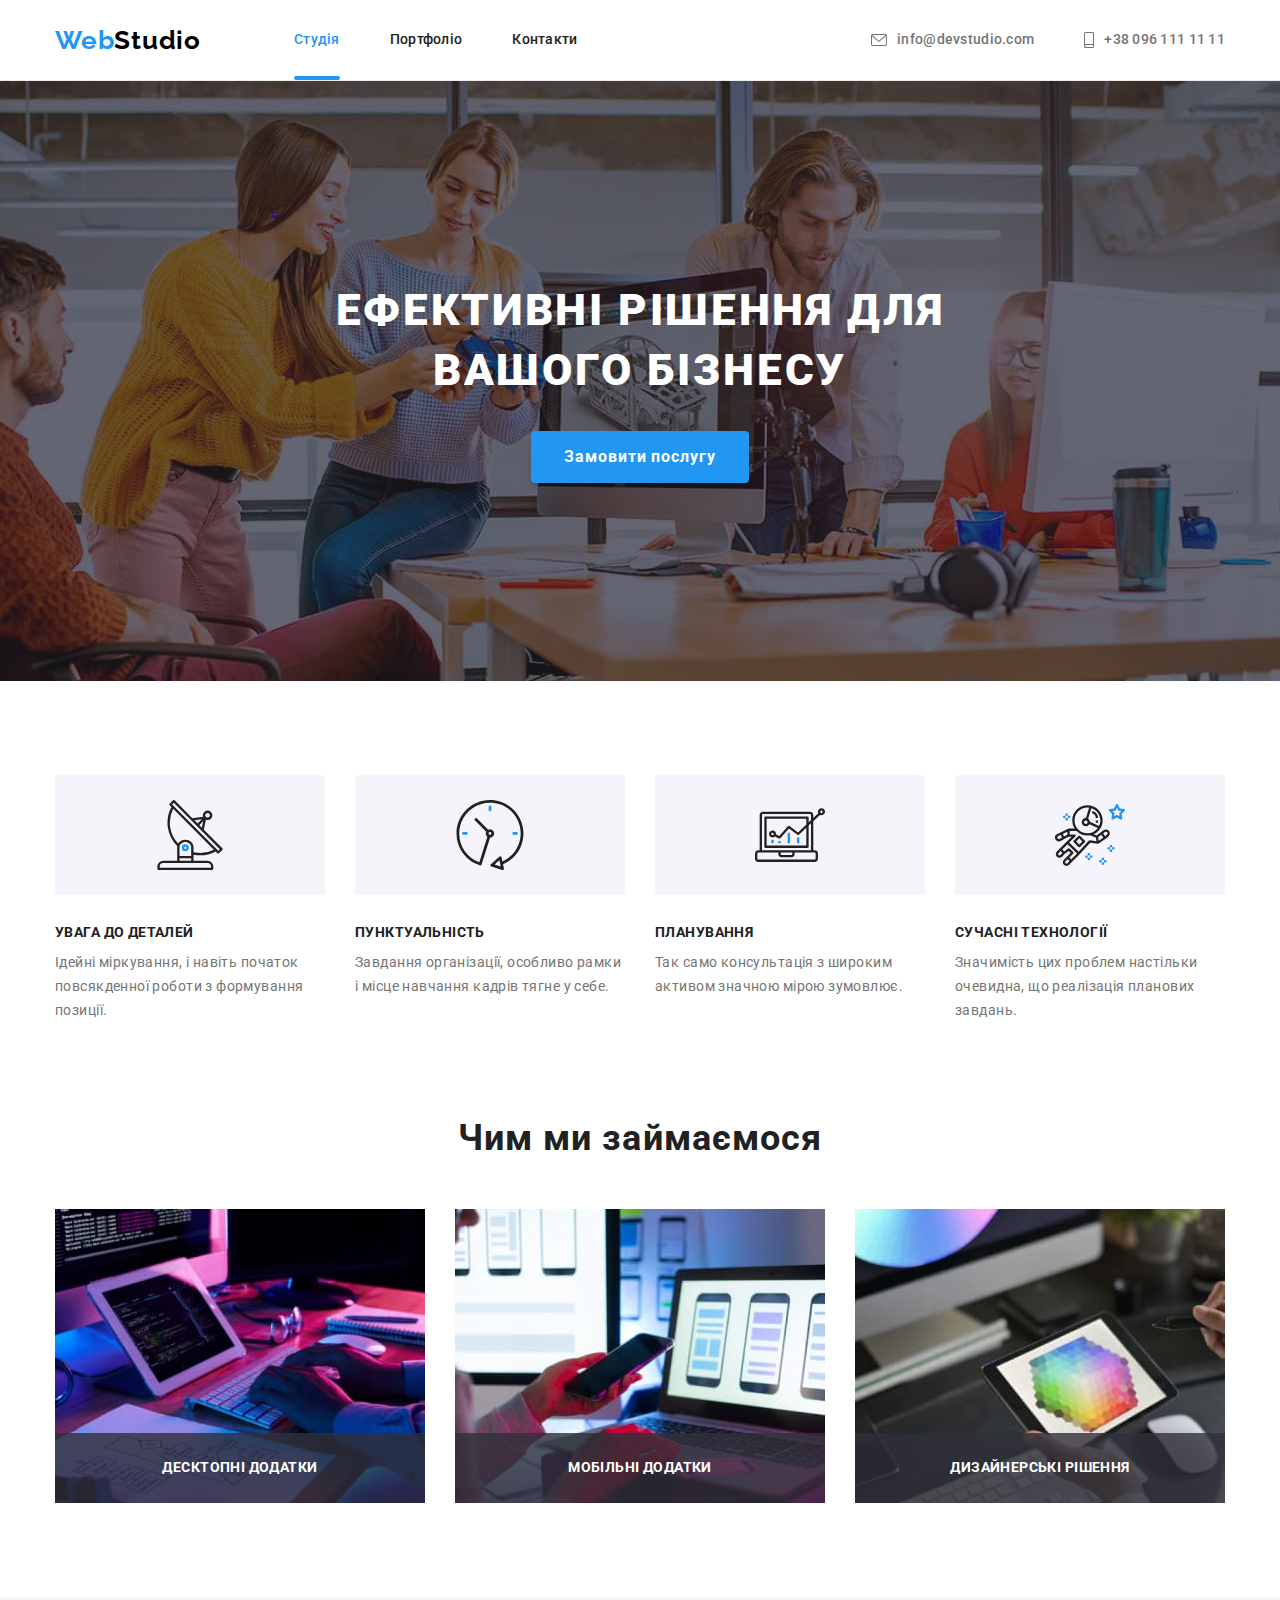
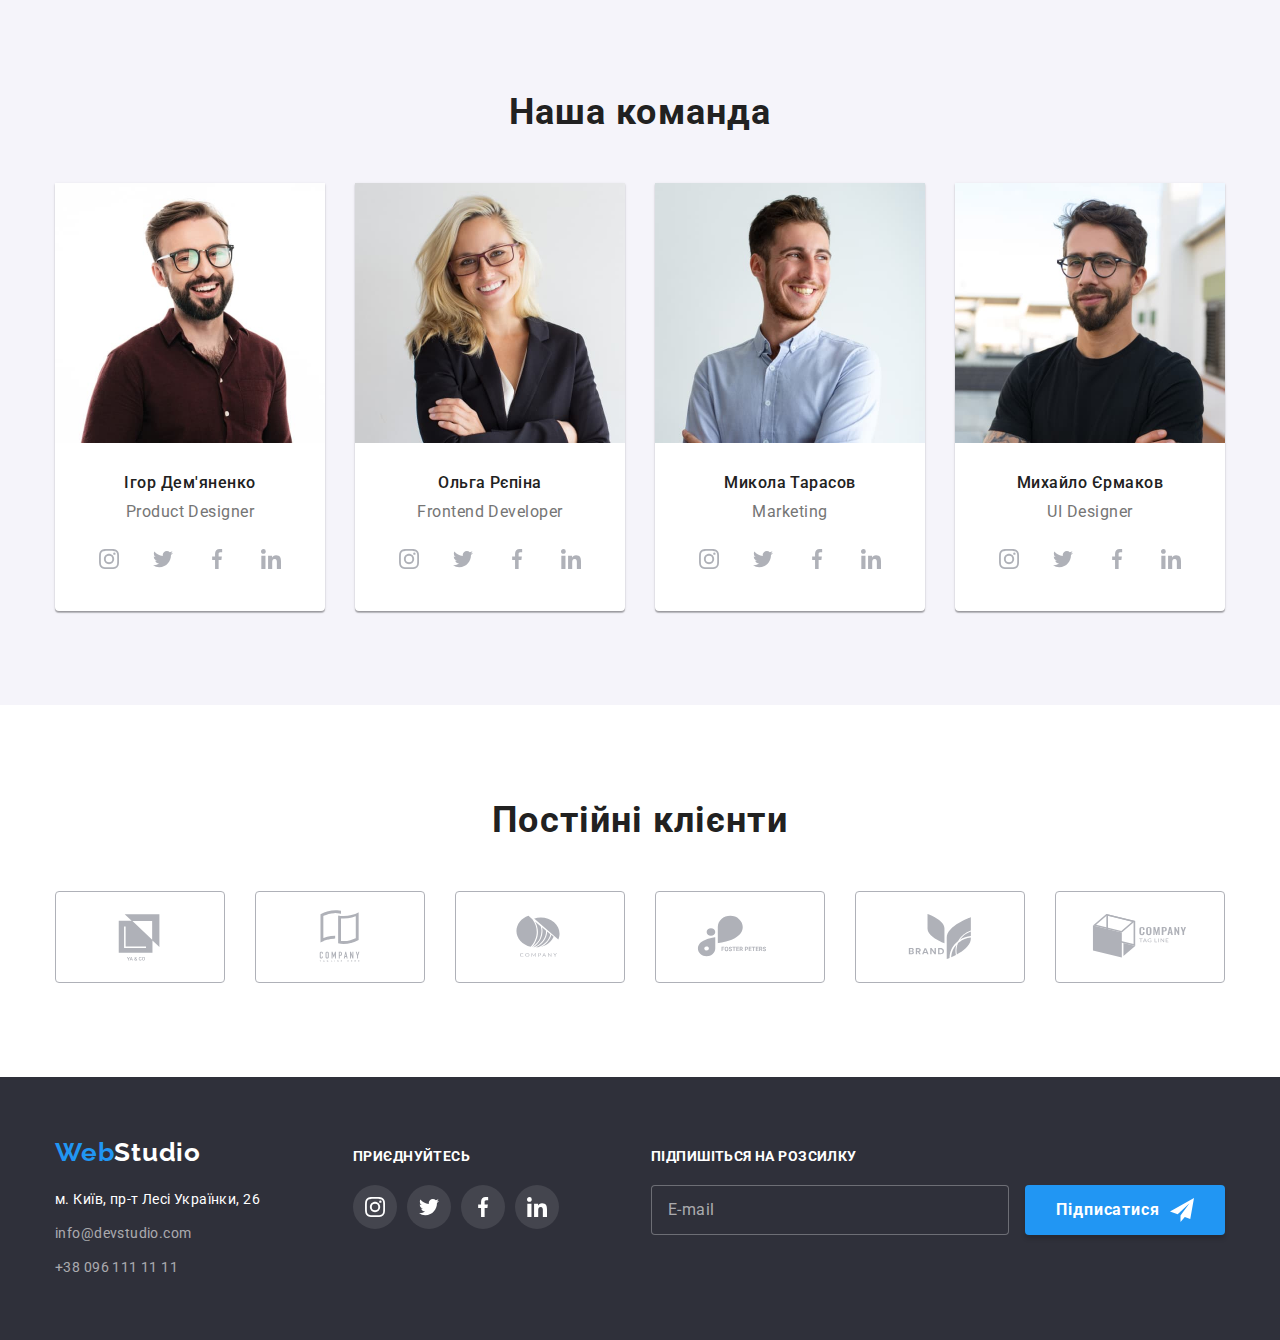
<file: index.html>
<!DOCTYPE html>
<html lang="uk">
  <head>
    <meta charset="UTF-8" />
    <meta http-equiv="X-UA-Compatible" content="IE=edge" />
    <meta name="viewport" content="width=device-width, initial-scale=1.0" />
    <title>Студія</title>
    <link rel="preconnect" href="https://fonts.googleapis.com" />
    <link rel="preconnect" href="https://fonts.gstatic.com" crossorigin />
    <link
      href="https://fonts.googleapis.com/css2?family=Raleway:wght@700&family=Roboto:wght@400;500;700;900&display=swap"
      rel="stylesheet"
    />
    <link
      rel="stylesheet"
      href="https://cdnjs.cloudflare.com/ajax/libs/modern-normalize/1.1.0/modern-normalize.min.css"
    />
    <link rel="stylesheet" href="./css/main.min.css" />
  </head>
  <body>
    <header class="page-header">
      <div class="container flex-header">
        <a class="link logo" href="#"><span class="web">Web</span>Studio</a>
        <nav class="page-nav">
          <ul class="list list-nav">
            <li class="nav-item">
              <a class="link current mouse-link" href="index.html">Студія</a>
            </li>
            <li class="nav-item">
              <a class="link mouse-link" href="./portfolio.html">Портфоліо</a>
            </li>
            <li class="nav-item">
              <a class="link mouse-link" href="#">Контакти</a>
            </li>
          </ul>
        </nav>
        <ul class="list list-cont">
          <li>
            <a
              class="link studio-mail mouse-link"
              href="mailto:info@devstudio.com"
            >
              <svg class="icons-contacts" width="16" height="12">
                <use href="./images/icons.svg#icon-icon-letter"></use>
              </svg>
              info@devstudio.com</a
            >
          </li>
          <li>
            <a class="link studio-tel mouse-link" href="tel:+380961111111">
              <svg class="icons-contacts" width="10" height="16">
                <use href="./images/icons.svg#icon-icon-tel"></use>
              </svg>
              +38 096 111 11 11</a
            >
          </li>
        </ul>
        <button type="button" class="menu-btn-open" data-menu-open>
          <svg class="menu-open-icon" width="40" height="40">
            <use href="./images/icons.svg#icon-menu-open"></use>
          </svg>
        </button>
      </div>
      <div class="mob-menu is-hidden" data-menu>
        <button type="button" class="menu-btn-close" data-menu-close>
          <svg class="menu-close-icon" width="40" height="40">
            <use href="./images/icons.svg#icon-menu-close"></use>
          </svg>
        </button>
        <ul class="list menu-list-nav">
          <li class="menu-nav-item">
            <a class="link current menu-nav-link mouse-link" href="index.html">Студія</a>
          </li>
          <li class="menu-nav-item">
            <a class="link menu-nav-link mouse-link" href="./portfolio.html">Портфоліо</a>
          </li>
          <li class="menu-nav-item">
            <a class="link menu-nav-link mouse-link" href="#">Контакти</a>
          </li>
        </ul>
        <ul class="list menu-list-cont">
          <li class="menu-list-cont-item">
            <a class="link menu-list-cont-link--tel studio-tel mouse-link" href="tel:+380961111111">
              +38 096 111 11 11</a
            >
          </li>
          <li class="menu-list-cont-item">
            <a
              class="link menu-list-cont-link--mail studio-mail mouse-link"
              href="mailto:info@devstudio.com"
            >info@devstudio.com</a
            >
          </li>
        </ul>
        <ul class="menu-social list">
          <li class="menu-social__item">
            <a href="#" class="menu-social__link link">Instagram</a></li>
          <li class="menu-social__item">
            <a href="#" class="menu-social__link link">Twitter</a></li>
          <li class="menu-social__item">
            <a href="#" class="menu-social__link link">Facebook</a></li>
          <li class="menu-social__item">
            <a href="#" class="menu-social__link link">LinkedIn</a></li>
        </ul>
      </div>
    </header>
    <main>
      <section class="hero">
        <div class="container">
          <h1 class="hero__title">Ефективні рішення для вашого бізнесу</h1>
          <button type="button" data-modal-open class="button__hero">
            Замовити послугу
          </button>
        </div>
      </section>

      <div class="backdrop is-hidden" data-modal>
        <div class="modal">
          <button data-modal-close class="modal-btn-close">
            <svg class="modal-close" width="18" height="18">
              <use href="./images/icons.svg#icon-close"></use>
            </svg>
          </button>
          <form class="register-form">
            <strong class="register-form-title"
              >Залиште свої дані, ми вам передзвонимо</strong
            >
            <div class="register-form-group" role="group">
              <lable class="register-form-lable"
                ><span class="register-label-title">Ім'я</span
                ><input
                  type="text"
                  class="register-form-input"
                  name="name"
                  required
                  autofocus
                />
                <svg class="register-form-icon" width="18" height="18">
                  <use href="./images/icons.svg#icon-person"></use>
                </svg>
              </lable>
              <lable class="register-form-lable"
                ><span class="register-label-title">Телефон</span
                ><input
                  type="tel"
                  class="register-form-input"
                  name="tel"
                  required
                />
                <svg class="register-form-icon" width="18" height="18">
                  <use href="./images/icons.svg#icon-icon-phone"></use>
                </svg>
              </lable>
              <lable class="register-form-lable"
                ><span class="register-label-title">Пошта</span
                ><input
                  type="email"
                  class="register-form-input"
                  name="mail"
                  required
                />
                <svg class="register-form-icon" width="18" height="18">
                  <use href="./images/icons.svg#icon-icon-email"></use>
                </svg>
              </lable>
              <lable"
                ><span class="register-label-title">Коментар</span
                ><textarea
                  class="form-field-comments"
                  name="comments"
                  placeholder="Введіть текст"
                ></textarea>
              </lable>
            </div>
           <div class="register-form-policy">
                <input class="policy-input visually-hidden" type="checkbox" name="policy" id="policy">
                <label class="policy-text" for="policy">
                <span>
                  <svg class="policy-input-icon" width="16" height="15">
                    <use href="./images/icons.svg#icon-check"></use>
                  </svg>
                </span>
                Погоджуюся з розсилкою та приймаю
                <a class="policy-link" href="#">Умови договору</a>
              </label>
           </div>
           <button class="register-form-btn" type="submit">Відправити</button>
          </form>
        </div>
      </div>

      <section class="specials">
        <div class="container">
          <h2 class="visually-hidden">Наші переваги</h2>
          <ul class="list advantage">
            <li class="advantage__item">
              <div class="advantage__icons">
                <svg class="advantage__icon-advantages" width="70" height="70">
                  <use href="./images/icons.svg#icon-antenna"></use>
                </svg>
              </div>
              <h3 class="advantage__title">УВАГА ДО ДЕТАЛЕЙ</h3>
              <p class="advantage__text">
                Ідейні міркування, і навіть початок повсякденної роботи з
                формування позиції.
              </p>
            </li>
            <li class="advantage__item">
              <div class="advantage__icons">
                <svg class="advantage__icon-advantages" width="70" height="70">
                  <use href="./images/icons.svg#icon-clock"></use>
                </svg>
              </div>
              <h3 class="advantage__title">ПУНКТУАЛЬНІСТЬ</h3>
              <p class="advantage__text">
                Завдання організації, особливо рамки і місце навчання кадрів
                тягне у себе.
              </p>
            </li>
            <li class="advantage__item">
              <div class="advantage__icons">
                <svg class="advantage__icon-advantages" width="70" height="70">
                  <use href="./images/icons.svg#icon-diagram"></use>
                </svg>
              </div>
              <h3 class="advantage__title">ПЛАНУВАННЯ</h3>
              <p class="advantage__text">
                Так само консультація з широким активом значною мірою зумовлює.
              </p>
            </li>
            <li class="advantage__item">
              <div class="advantage__icons">
                <svg class="advantage__icon-advantages" width="70" height="70">
                  <use href="./images/icons.svg#icon-astronaut"></use>
                </svg>
              </div>
              <h3 class="advantage__title">СУЧАСНІ ТЕХНОЛОГІЇ</h3>
              <p class="advantage__text">
                Значимість цих проблем настільки очевидна, що реалізація
                планових завдань.
              </p>
            </li>
          </ul>
        </div>
      </section>
      <section class="we-do">
        <div class="container">
          <h2 class="our-work-title">Чим ми займаємося</h2>
          <ul class="list our-work">
            <li class="our-work__item">
              <div class="our-work__thumb">
                <picture>
                  <source media="(min-width: 1200px)" srcset="./images/mi_zaimaimos1.jpg 1x, 
                  ./images/mi_zaimaimos1-2x.jpg 2x">
                  <img
                  src="./images/mi_zaimaimos1.jpg"
                  alt="планшет"
                  width="370"
                  height="294"
                />
                </picture>
                <div class="our-work__overlay">
                  <p class="our-work__overlay-title">Десктопні додатки</p>
                </div>
              </div>
            </li>
            <li class="our-work__item">
              <div class="our-work__thumb">
                <picture>
                  <source media="(min-width: 1200px)" srcset="./images/mi_zaimaimos2.jpg 1x, 
                  ./images/mi_zaimaimos2-2x.jpg 2x">
                  <img
                  src="./images/mi_zaimaimos2.jpg"
                  alt="планшет"
                  width="370"
                  height="294"
                />
                </picture>
                <div class="our-work__overlay">
                  <p class="our-work__overlay-title">Мобільні додатки</p>
                </div>
              </div>
            </li>
            <li class="our-work__item">
              <div class="our-work__thumb">
                <picture>
                  <source media="(min-width: 1200px)" srcset="./images/mi_zaimaimos3.jpg 1x, 
                  ./images/mi_zaimaimos3-2x.jpg 2x">
                  <img
                  src="./images/mi_zaimaimos3.jpg"
                  alt="планшет"
                  width="370"
                  height="294"
                />
                </picture>
                <div class="our-work__overlay">
                  <p class="our-work__overlay-title">Дизайнерські рішення</p>
                </div>
              </div>
            </li>
          </ul>
        </div>
      </section>
      <section class="team">
        <div class="container">
          <h2 class="our-team-title">Наша команда</h2>
          <ul class="list our-team">
            <li class="our-team__item">
              <picture>
                <source media="(min-width: 1200px)" srcset="./images/img.jpg 1x, 
                ./images/img-2x.jpg 2x">
                <source media="(min-width: 768px)" srcset="./images/img-tabl.jpg 1x, 
                ./images/img-tabl-2x.jpg 2x">
                <source media="(max-width: 767px)" srcset="./images/img-mob.jpg 1x, 
                ./images/img-mob-2x.jpg 2x">
                <img
                src="./images/img-mob.jpg"
                alt="співробітник 1"
                width="450"
              />
              </picture>
              <div class="our-team__wrap">
                <h3 class="our-team__member">Ігор Дем'яненко</h3>
                <p lang="en" class="our-team__specialist">Product Designer</p>
                <ul class="socials-list">
                  <li class="social-item">
                    <a
                      href="https://www.instagram.com/"
                      class="social-link"
                      rel="noopener noreferrer"
                      aria-label="instagram"
                    >
                      <svg class="social-icon" width="20" height="20">
                        <use
                          href="./images/icons.svg#icon-icon-instagram"
                        ></use>
                      </svg>
                    </a>
                  </li>
                  <li class="social-item">
                    <a
                      href="https://twitter.com/"
                      class="social-link"
                      rel="noopener noreferrer"
                      aria-label="twitter"
                    >
                      <svg class="social-icon" width="20" height="20">
                        <use href="./images/icons.svg#icon-icon-twitter"></use>
                      </svg>
                    </a>
                  </li>
                  <li class="social-item">
                    <a
                      href="https://www.facebook.com/"
                      class="social-link"
                      rel="noopener noreferrer"
                      aria-label="facebook"
                    >
                      <svg class="social-icon" width="20" height="20">
                        <use href="./images/icons.svg#icon-icon-facebook"></use>
                      </svg>
                    </a>
                  </li>
                  <li class="social-item">
                    <a
                      href="https://www.linkedin.com/"
                      class="social-link"
                      rel="noopener noreferrer"
                      aria-label="linkedin"
                    >
                      <svg class="social-icon" width="20" height="20">
                        <use href="./images/icons.svg#icon-icon-linkedin"></use>
                      </svg>
                    </a>
                  </li>
                </ul>
              </div>
            </li>
            <li class="our-team__item">
              <picture>
                <source media="(min-width: 1200px)" srcset="./images/img-1.jpg 1x, 
                ./images/img-1-2x.jpg 2x">
                <source media="(min-width: 768px)" srcset="./images/img-1-tabl.jpg 1x, 
                ./images/img-1-tabl-2x.jpg 2x">
                <source media="(max-width: 767px)" srcset="./images/img-1-mob.jpg 1x, 
                ./images/img-1-mob-2x.jpg 2x">
                <img
                src="./images/img-1-mob.jpg"
                alt="співробітник 1"
                width="450"
              />
              </picture>
              <div class="our-team__wrap">
                <h3 class="our-team__member">Ольга Рєпіна</h3>
                <p lang="en" class="our-team__specialist">Frontend Developer</p>
                <ul class="socials-list">
                  <li class="social-item">
                    <a
                      href="https://www.instagram.com/"
                      class="social-link"
                      rel="noopener noreferrer"
                      aria-label="instagram"
                    >
                      <svg class="social-icon" width="20" height="20">
                        <use
                          href="./images/icons.svg#icon-icon-instagram"
                        ></use>
                      </svg>
                    </a>
                  </li>
                  <li class="social-item">
                    <a
                      href="https://twitter.com/"
                      class="social-link"
                      rel="noopener noreferrer"
                      aria-label="twitter"
                    >
                      <svg class="social-icon" width="20" height="20">
                        <use href="./images/icons.svg#icon-icon-twitter"></use>
                      </svg>
                    </a>
                  </li>
                  <li class="social-item">
                    <a
                      href="https://www.facebook.com/"
                      class="social-link"
                      rel="noopener noreferrer"
                      aria-label="facebook"
                    >
                      <svg class="social-icon" width="20" height="20">
                        <use href="./images/icons.svg#icon-icon-facebook"></use>
                      </svg>
                    </a>
                  </li>
                  <li class="social-item">
                    <a
                      href="https://www.linkedin.com/"
                      class="social-link"
                      rel="noopener noreferrer"
                      aria-label="linkedin"
                    >
                      <svg class="social-icon" width="20" height="20">
                        <use href="./images/icons.svg#icon-icon-linkedin"></use>
                      </svg>
                    </a>
                  </li>
                </ul>
              </div>
            </li>
            <li class="our-team__item">
              <picture>
                <source media="(min-width: 1200px)" srcset="./images/img-2.jpg 1x, 
                ./images/img-2-2x.jpg 2x">
                <source media="(min-width: 768px)" srcset="./images/img-2-tabl.jpg 1x, 
                ./images/img-2-tabl-2x.jpg 2x">
                <source media="(max-width: 767px)" srcset="./images/img-2-mob.jpg 1x, 
                ./images/img-2-mob-2x.jpg 2x">
                <img
                src="./images/img-2-mob.jpg"
                alt="співробітник 1"
                width="450"
              />
              </picture>
              <div class="our-team__wrap">
                <h3 class="our-team__member">Микола Тарасов</h3>
                <p lang="en" class="our-team__specialist">Marketing</p>
                <ul class="socials-list">
                  <li class="social-item">
                    <a
                      href="https://www.instagram.com/"
                      class="social-link"
                      rel="noopener noreferrer"
                      aria-label="instagram"
                    >
                      <svg class="social-icon" width="20" height="20">
                        <use
                          href="./images/icons.svg#icon-icon-instagram"
                        ></use>
                      </svg>
                    </a>
                  </li>
                  <li class="social-item">
                    <a
                      href="https://twitter.com/"
                      class="social-link"
                      rel="noopener noreferrer"
                      aria-label="twitter"
                    >
                      <svg class="social-icon" width="20" height="20">
                        <use href="./images/icons.svg#icon-icon-twitter"></use>
                      </svg>
                    </a>
                  </li>
                  <li class="social-item">
                    <a
                      href="https://www.facebook.com/"
                      class="social-link"
                      rel="noopener noreferrer"
                      aria-label="facebook"
                    >
                      <svg class="social-icon" width="20" height="20">
                        <use href="./images/icons.svg#icon-icon-facebook"></use>
                      </svg>
                    </a>
                  </li>
                  <li class="social-item">
                    <a
                      href="https://www.linkedin.com/"
                      class="social-link"
                      rel="noopener noreferrer"
                      aria-label="linkedin"
                    >
                      <svg class="social-icon" width="20" height="20">
                        <use href="./images/icons.svg#icon-icon-linkedin"></use>
                      </svg>
                    </a>
                  </li>
                </ul>
              </div>
            </li>
            <li class="our-team__item">
              <picture>
                <source media="(min-width: 1200px)" srcset="./images/img-3.jpg 1x, 
                ./images/img-3-2x.jpg 2x">
                <source media="(min-width: 768px)" srcset="./images/img-3-tabl.jpg 1x, 
                ./images/img-3-tabl-2x.jpg 2x">
                <source media="(max-width: 767px)" srcset="./images/img-3-mob.jpg 1x, 
                ./images/img-3-mob-2x.jpg 2x">
                <img
                src="./images/img-3-mob.jpg"
                alt="співробітник 1"
                width="450"
              />
              </picture>
              <div class="our-team__wrap">
                <h3 class="our-team__member">Михайло Єрмаков</h3>
                <p lang="en" class="our-team__specialist">UI Designer</p>
                <ul class="socials-list">
                  <li class="social-item">
                    <a
                      href="https://www.instagram.com/"
                      class="social-link"
                      rel="noopener noreferrer"
                      aria-label="instagram"
                    >
                      <svg class="social-icon" width="20" height="20">
                        <use
                          href="./images/icons.svg#icon-icon-instagram"
                        ></use>
                      </svg>
                    </a>
                  </li>
                  <li class="social-item">
                    <a
                      href="https://twitter.com/"
                      class="social-link"
                      rel="noopener noreferrer"
                      aria-label="twitter"
                    >
                      <svg class="social-icon" width="20" height="20">
                        <use href="./images/icons.svg#icon-icon-twitter"></use>
                      </svg>
                    </a>
                  </li>
                  <li class="social-item">
                    <a
                      href="https://www.facebook.com/"
                      class="social-link"
                      rel="noopener noreferrer"
                      aria-label="facebook"
                    >
                      <svg class="social-icon" width="20" height="20">
                        <use href="./images/icons.svg#icon-icon-facebook"></use>
                      </svg>
                    </a>
                  </li>
                  <li class="social-item">
                    <a
                      href="https://www.linkedin.com/"
                      class="social-link"
                      rel="noopener noreferrer"
                      aria-label="linkedin"
                    >
                      <svg class="social-icon" width="20" height="20">
                        <use href="./images/icons.svg#icon-icon-linkedin"></use>
                      </svg>
                    </a>
                  </li>
                </ul>
              </div>
            </li>
          </ul>
        </div>
      </section>
      <section class="clients">
        <div class="container">
          <h2 class="clients__title">Постійні клієнти</h2>
          <ul class="clients__list">
            <li class="clients__item">
              <a href="#" class="clients__link">
                <svg class="clients__icon" width="106" height="60">
                  <use href="./images/icons.svg#icon-icon-client1"></use>
                </svg>
              </a>
            </li>
            <li class="clients__item">
              <a href="#" class="clients__link">
                <svg class="clients__icon" width="106" height="60">
                  <use href="./images/icons.svg#icon-icon-client2"></use>
                </svg>
              </a>
            </li>
            <li class="clients__item">
              <a href="#" class="clients__link">
                <svg class="clients__icon" width="106" height="60">
                  <use href="./images/icons.svg#icon-icon-client3"></use>
                </svg>
              </a>
            </li>
            <li class="clients__item">
              <a href="#" class="clients__link">
                <svg class="clients__icon" width="106" height="60">
                  <use href="./images/icons.svg#icon-icon-client4"></use>
                </svg>
              </a>
            </li>
            <li class="clients__item">
              <a href="#" class="clients__link">
                <svg class="clients__icon" width="106" height="60">
                  <use href="./images/icons.svg#icon-icon-client5"></use>
                </svg>
              </a>
            </li>
            <li class="clients__item">
              <a href="#" class="clients__link">
                <svg class="clients__icon" width="106" height="60">
                  <use href="./images/icons.svg#icon-icon-client6"></use>
                </svg>
              </a>
            </li>
          </ul>
        </div>
      </section>
    </main>
    <footer class="page-footer">
      <div class="container">
        <div class="footer-content">
          <div class="footer-info">
            <a class="link logo-footer" href="./index.html"
              ><span class="web">Web</span>Studio</a
            >
            <address class="address-info">
              <ul class="list">
                <li>
                  <a
                    class="link address-info-map mouse-link"
                    href="https://goo.gl/maps/gUVaPwLksDyTzLL87"
                    target="_blank"
                    rel="noopener noreferrer"
                    >м. Київ, пр-т Лесі Українки, 26</a
                  >
                </li>
                <li class="mail">
                  <a
                    class="link address-info-mail mouse-link"
                    href="mailto:info@devstudio.com"
                    >info@devstudio.com</a
                  >
                </li>
                <li class="tel">
                  <a
                    class="link address-info-tel mouse-link"
                    href="tel:+380961111111"
                    >+38 096 111 11 11</a
                  >
                </li>
              </ul>
            </address>
          </div>
          <div class="footer-social">
            <h2 class="footer-social-title">приєднуйтесь</h2>
            <ul class="footer-social-list">
              <li class="footer-social-item">
                <a
                  href="https://www.instagram.com/"
                  class="footer-social-link"
                  rel="noopener noreferrer"
                  aria-label="instagram"
                >
                  <svg class="social-icon" width="20" height="20">
                    <use href="./images/icons.svg#icon-icon-instagram"></use>
                  </svg>
                </a>
              </li>
              <li class="footer-social-item">
                <a
                  href="https://twitter.com/"
                  class="footer-social-link"
                  rel="noopener noreferrer"
                  aria-label="twitter"
                >
                  <svg class="social-icon" width="20" height="20">
                    <use href="./images/icons.svg#icon-icon-twitter"></use>
                  </svg>
                </a>
              </li>
              <li class="footer-social-item">
                <a
                  href="https://www.facebook.com/"
                  class="footer-social-link"
                  rel="noopener noreferrer"
                  aria-label="facebook"
                >
                  <svg class="social-icon" width="20" height="20">
                    <use href="./images/icons.svg#icon-icon-facebook"></use>
                  </svg>
                </a>
              </li>
              <li class="footer-social-item">
                <a
                  href="https://www.linkedin.com/"
                  class="footer-social-link"
                  rel="noopener noreferrer"
                  aria-label="linkedin"
                >
                  <svg class="social-icon" width="20" height="20">
                    <use href="./images/icons.svg#icon-icon-linkedin"></use>
                  </svg>
                </a>
              </li>
            </ul>
          </div>
          <form class="footer-form">
            <label class="footer-form-label" for="mail-footer"
              >Підпишіться на розсилку</label
            >
            <input
              class="footer-form-email"
              type="email"
              name="mail"
              placeholder="E-mail"
              id="mail-footer"
              required
            />
            <button class="footer-btn" type="submit">Підписатися</button>
          </form>
        </div>
      </div>
    </footer>
    <script src="./js/modal.js"></script>
    <script src="./js/menu.js"></script>
  </body>
</html>
</file>
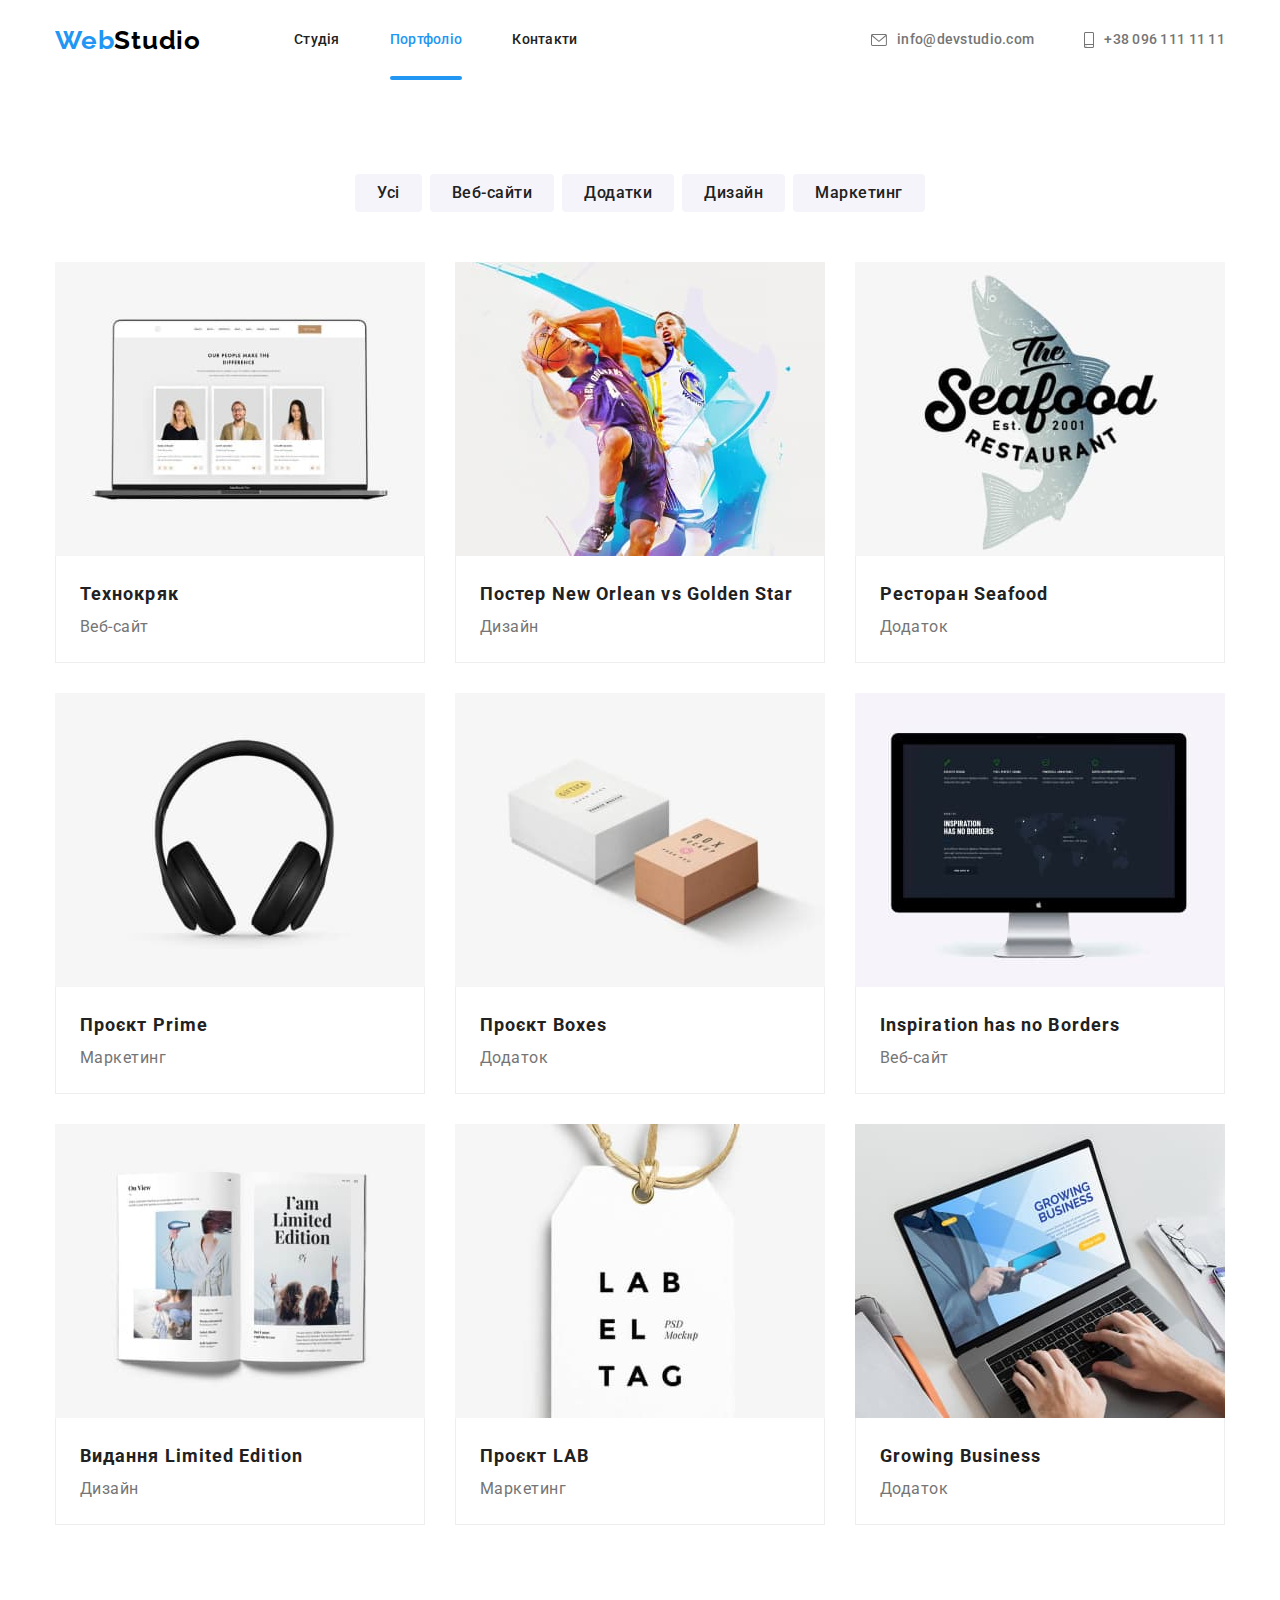
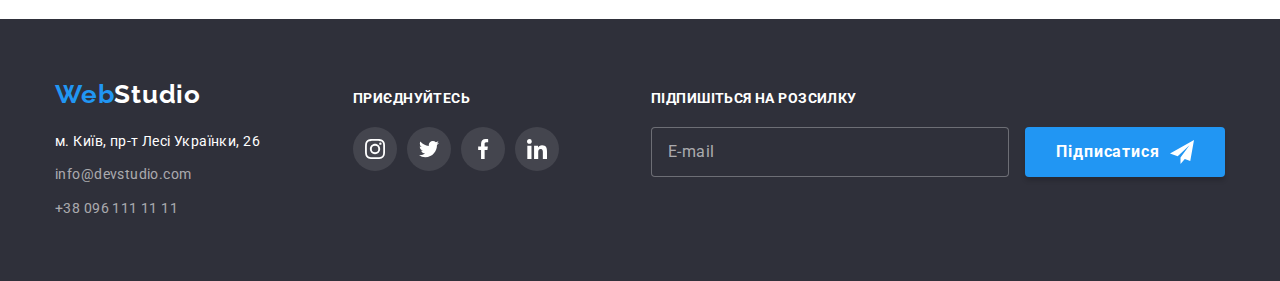
<file: portfolio.html>
<!DOCTYPE html>
<html lang="uk">
  <head>
    <meta charset="UTF-8" />
    <meta http-equiv="X-UA-Compatible" content="IE=edge" />
    <meta name="viewport" content="width=device-width, initial-scale=1.0" />
    <title>Портфоліо</title>
    <link rel="preconnect" href="https://fonts.googleapis.com" />
    <link rel="preconnect" href="https://fonts.gstatic.com" crossorigin />
    <link
      href="https://fonts.googleapis.com/css2?family=Raleway:wght@700&family=Roboto:wght@400;500;700;900&display=swap"
      rel="stylesheet"
    />
    <link
      rel="stylesheet"
      href="https://cdnjs.cloudflare.com/ajax/libs/modern-normalize/1.1.0/modern-normalize.min.css"
    />
    <link rel="stylesheet" href="./css/main.min.css" />
  </head>
  <body>
    <div class="container flex-header">
      <a class="link logo" href="#"><span class="web">Web</span>Studio</a>
      <nav class="page-nav">
        <ul class="list list-nav">
          <li class="nav-item">
            <a class="link  mouse-link" href="index.html">Студія</a>
          </li>
          <li class="nav-item">
            <a class="link current mouse-link" href="./portfolio.html">Портфоліо</a>
          </li>
          <li class="nav-item">
            <a class="link mouse-link" href="#">Контакти</a>
          </li>
        </ul>
      </nav>
      <ul class="list list-cont">
        <li>
          <a
            class="link studio-mail mouse-link"
            href="mailto:info@devstudio.com"
          >
            <svg class="icons-contacts" width="16" height="12">
              <use href="./images/icons.svg#icon-icon-letter"></use>
            </svg>
            info@devstudio.com</a
          >
        </li>
        <li>
          <a class="link studio-tel mouse-link" href="tel:+380961111111">
            <svg class="icons-contacts" width="10" height="16">
              <use href="./images/icons.svg#icon-icon-tel"></use>
            </svg>
            +38 096 111 11 11</a
          >
        </li>
      </ul>
      <button type="button" class="menu-btn-open" data-menu-open>
        <svg class="menu-open-icon" width="40" height="40">
          <use href="./images/icons.svg#icon-menu-open"></use>
        </svg>
      </button>
    </div>
    <div class="mob-menu is-hidden" data-menu>
      <button type="button" class="menu-btn-close" data-menu-close>
        <svg class="menu-close-icon" width="40" height="40">
          <use href="./images/icons.svg#icon-menu-close"></use>
        </svg>
      </button>
      <ul class="list menu-list-nav">
        <li class="menu-nav-item">
          <a class="link menu-nav-link mouse-link" href="index.html">Студія</a>
        </li>
        <li class="menu-nav-item">
          <a class="link current menu-nav-link mouse-link" href="./portfolio.html">Портфоліо</a>
        </li>
        <li class="menu-nav-item">
          <a class="link menu-nav-link mouse-link" href="#">Контакти</a>
        </li>
      </ul>
      <ul class="list menu-list-cont">
        <li class="menu-list-cont-item">
          <a class="link menu-list-cont-link--tel studio-tel mouse-link" href="tel:+380961111111">
            +38 096 111 11 11</a
          >
        </li>
        <li class="menu-list-cont-item">
          <a
            class="link menu-list-cont-link--mail studio-mail mouse-link"
            href="mailto:info@devstudio.com"
          >info@devstudio.com</a
          >
        </li>
      </ul>
      <ul class="menu-social list">
        <li class="menu-social__item">
          <a href="#" class="menu-social__link link">Instagram</a></li>
        <li class="menu-social__item">
          <a href="#" class="menu-social__link link">Twitter</a></li>
        <li class="menu-social__item">
          <a href="#" class="menu-social__link link">Facebook</a></li>
        <li class="menu-social__item">
          <a href="#" class="menu-social__link link">LinkedIn</a></li>
      </ul>
    </div>
    </header>
    <main>
      <section class="portfolio">
        <div class="container">
          <h1 hidden>Наші проєкти</h1>
          <ul class="list button-filtr">
            <li>
              <button type="button" class="button-filtr-item">Усі</button>
            </li>
            <li>
              <button type="button" class="button-filtr-item">Веб-сайти</button>
            </li>
            <li>
              <button type="button" class="button-filtr-item">Додатки</button>
            </li>
            <li>
              <button type="button" class="button-filtr-item">Дизайн</button>
            </li>
            <li>
              <button type="button" class="button-filtr-item">Маркетинг</button>
            </li>
          </ul>
          <ul class="list portfolios">
            <li class="portfolio-item">
              <a class="link portfolios-items" href="#">
                <div class="portfolio-img-thumb">
                  <img
                    src="./images/portfolio/technokriak.jpg"
                    alt="відкрита сторінка сайту на ноутбуці"
                    width="370"
                    height="294"
                  />
                  <div class="portfolio-img-overlay">
                    <p class="portfolio-overlay-descr">
                      Ресурс пропонує комплексні пропозиції з різним рівнем
                      функціоналу та сервісів. Все це дозволить відвідувачу
                      отримати вичерпні відомості про компанію чи приватну
                      особу.
                    </p>
                  </div>
                </div>
                <div class="portfolio-border">
                  <h2 class="portfolio-title">Технокряк</h2>
                  <p class="portfolio-text">Веб-сайт</p>
                </div>
              </a>
            </li>
            <li class="portfolio-item">
              <a class="link portfolios-items" href="#">
                <div class="portfolio-img-thumb">
                  <img
                    src="./images/portfolio/poster_new_orlean.jpg"
                    alt="два гравці грають в баскетбол"
                    width="370"
                    height="294"
                  />
                   <div class="portfolio-img-overlay">
                    <p class="portfolio-overlay-descr">
                      Ресурс пропонує комплексні пропозиції з різним рівнем
                      функціоналу та сервісів. Все це дозволить відвідувачу
                      отримати вичерпні відомості про компанію чи приватну
                      особу.
                    </p>
                  </div>
                </div>
                <div class="portfolio-border">
                  <h2 class="portfolio-title">
                    Постер New Orlean vs Golden Star
                  </h2>
                  <p class="portfolio-text">Дизайн</p>
                </div>
              </a>
            </li>
            <li class="portfolio-item">
              <a class="link portfolios-items" href="#">
                <div class="portfolio-img-thumb">
                  <img
                    src="./images/portfolio/restoran_seafood.jpg"
                    alt="назва ресторану на фоні риби"
                    width="370"
                    height="294"
                  />
                   <div class="portfolio-img-overlay">
                    <p class="portfolio-overlay-descr">
                      Ресурс пропонує комплексні пропозиції з різним рівнем
                      функціоналу та сервісів. Все це дозволить відвідувачу
                      отримати вичерпні відомості про компанію чи приватну
                      особу.
                    </p>
                  </div>
                </div class="portfolio-img-thumb">
                <div class="portfolio-border">
                  <h2 class="portfolio-title">Ресторан Seafood</h2>
                  <p class="portfolio-text">Додаток</p>
                </div>
              </a>
            </li>

            <li class="portfolio-item">
              <a class="link portfolios-items" href="#">
                <div class="portfolio-img-thumb">
                  <img
                    src="./images/portfolio/proect_prime.jpg"
                    alt="навушники"
                    width="370"
                    height="294"
                  />
                   <div class="portfolio-img-overlay">
                    <p class="portfolio-overlay-descr">
                      Ресурс пропонує комплексні пропозиції з різним рівнем
                      функціоналу та сервісів. Все це дозволить відвідувачу
                      отримати вичерпні відомості про компанію чи приватну
                      особу.
                    </p>
                  </div>
                </div>
                <div class="portfolio-border">
                  <h2 class="portfolio-title">Проєкт Prime</h2>
                  <p class="portfolio-text">Маркетинг</p>
                </div>
              </a>
            </li>

            <li class="portfolio-item">
              <a class="link portfolios-items" href="#">
                <div class="portfolio-img-thumb">
                  <img
                    src="./images/portfolio/proect_boxes.jpg"
                    alt="дві коробки"
                    width="370"
                    height="294"
                  />
                   <div class="portfolio-img-overlay">
                    <p class="portfolio-overlay-descr">
                      Ресурс пропонує комплексні пропозиції з різним рівнем
                      функціоналу та сервісів. Все це дозволить відвідувачу
                      отримати вичерпні відомості про компанію чи приватну
                      особу.
                    </p>
                  </div>
                </div>
                <div class="portfolio-border">
                  <h2 class="portfolio-title">Проєкт Boxes</h2>
                  <p class="portfolio-text">Додаток</p>
                </div>
              </a>
            </li>

            <li class="portfolio-item">
              <a class="link portfolios-items" href="#">
                <div class="portfolio-img-thumb">
                  <img
                    src="./images/portfolio/inspiration_has_noborders.jpg"
                    alt="монітор"
                    width="370"
                    height="294"
                  />
                   <div class="portfolio-img-overlay">
                    <p class="portfolio-overlay-descr">
                      Ресурс пропонує комплексні пропозиції з різним рівнем
                      функціоналу та сервісів. Все це дозволить відвідувачу
                      отримати вичерпні відомості про компанію чи приватну
                      особу.
                    </p>
                  </div>
                </div>
                <div class="portfolio-border">
                  <h2 class="portfolio-title">Inspiration has no Borders</h2>
                  <p class="portfolio-text">Веб-сайт</p>
                </div>
              </a>
            </li>

            <li class="portfolio-item">
              <a class="link portfolios-items" href="#">
                <div class="portfolio-img-thumb">
                  <img
                    src="./images/portfolio/vidannia_limited_edition.jpg"
                    alt="відкрита книга"
                    width="370"
                    height="294"
                  />
                   <div class="portfolio-img-overlay">
                    <p class="portfolio-overlay-descr">
                      Ресурс пропонує комплексні пропозиції з різним рівнем
                      функціоналу та сервісів. Все це дозволить відвідувачу
                      отримати вичерпні відомості про компанію чи приватну
                      особу.
                    </p>
                  </div>
                </div>
                <div class="portfolio-border">
                  <h2 class="portfolio-title">Видання Limited Edition</h2>
                  <p class="portfolio-text">Дизайн</p>
                </div>
              </a>
            </li>

            <li class="portfolio-item">
              <a class="link portfolios-items" href="#">
               <div class="portfolio-img-thumb">
                  <img
                    src="./images/portfolio/proect_lab.jpg"
                    alt="лейбл"
                    width="370"
                    height="294"
                  />
                   <div class="portfolio-img-overlay">
                    <p class="portfolio-overlay-descr">
                      Ресурс пропонує комплексні пропозиції з різним рівнем
                      функціоналу та сервісів. Все це дозволить відвідувачу
                      отримати вичерпні відомості про компанію чи приватну
                      особу.
                    </p>
                  </div>
               </div>
                <div class="portfolio-border">
                  <h2 class="portfolio-title">Проєкт LAB</h2>
                  <p class="portfolio-text">Маркетинг</p>
                </div>
              </a>
            </li>

            <li class="portfolio-item">
              <a class="link portfolios-items" href="#">
                <div class="portfolio-img-thumb">
                  <img
                    src="./images/portfolio/growing_business.jpg"
                    alt="людина працює за ноутбуком"
                    width="370"
                    height="294"
                  />
                   <div class="portfolio-img-overlay">
                    <p class="portfolio-overlay-descr">
                      Ресурс пропонує комплексні пропозиції з різним рівнем
                      функціоналу та сервісів. Все це дозволить відвідувачу
                      отримати вичерпні відомості про компанію чи приватну
                      особу.
                    </p>
                  </div>
                </div>
                <div class="portfolio-border">
                  <h2 class="portfolio-title">Growing Business</h2>
                  <p class="portfolio-text">Додаток</p>
                </div>
              </a>
            </li>
          </ul>
        </div>
      </section>
    </main>
    <footer class="page-footer">
      <div class="container">
        <div class="footer-content">
          <div class="footer-info">
            <a class="link logo-footer" href="./index.html"
              ><span class="web">Web</span>Studio</a
            >
            <address class="address-info">
              <ul class="list">
                <li>
                  <a
                    class="link address-info-map mouse-link"
                    href="https://goo.gl/maps/gUVaPwLksDyTzLL87"
                    target="_blank"
                    rel="noopener noreferrer"
                    >м. Київ, пр-т Лесі Українки, 26</a
                  >
                </li>
                <li class="mail">
                  <a
                    class="link address-info-mail mouse-link"
                    href="mailto:info@devstudio.com"
                    >info@devstudio.com</a
                  >
                </li>
                <li class="tel">
                  <a
                    class="link address-info-tel mouse-link"
                    href="tel:+380961111111"
                    >+38 096 111 11 11</a
                  >
                </li>
              </ul>
            </address>
          </div>
          <div class="footer-social">
            <h2 class="footer-social-title">приєднуйтесь</h2>
            <ul class="footer-social-list">
              <li class="footer-social-item">
                <a
                  href="https://www.instagram.com/"
                  class="footer-social-link"
                  rel="noopener noreferrer"
                  aria-label="instagram"
                >
                  <svg class="social-icon" width="20" height="20">
                    <use href="./images/icons.svg#icon-icon-instagram"></use>
                  </svg>
                </a>
              </li>
              <li class="footer-social-item">
                <a
                  href="https://twitter.com/"
                  class="footer-social-link"
                  rel="noopener noreferrer"
                  aria-label="twitter"
                >
                  <svg class="social-icon" width="20" height="20">
                    <use href="./images/icons.svg#icon-icon-twitter"></use>
                  </svg>
                </a>
              </li>
              <li class="footer-social-item">
                <a
                  href="https://www.facebook.com/"
                  class="footer-social-link"
                  rel="noopener noreferrer"
                  aria-label="facebook"
                >
                  <svg class="social-icon" width="20" height="20">
                    <use href="./images/icons.svg#icon-icon-facebook"></use>
                  </svg>
                </a>
              </li>
              <li class="footer-social-item">
                <a
                  href="https://www.linkedin.com/"
                  class="footer-social-link"
                  rel="noopener noreferrer"
                  aria-label="linkedin"
                >
                  <svg class="social-icon" width="20" height="20">
                    <use href="./images/icons.svg#icon-icon-linkedin"></use>
                  </svg>
                </a>
              </li>
            </ul>
          </div>
          <form class="footer-form">
            <label class="footer-form-label" for="mail-footer"
              >Підпишіться на розсилку</label
            >
            <input
              class="footer-form-email"
              type="email"
              name="mail"
              placeholder="E-mail"
              id="mail-footer"
              required
            />
            <button class="footer-btn" type="submit">Підписатися</button>
          </form>
        </div>
      </div>
    </footer>
    <script src="./js/menu.js"></script>
  </body>
</html>
</file>
<file: css/main.min.css>
:root{--main-font: "Roboto", sans-serif;--secondary-font: "Raleway", sans-serif;--main-light: #ffffff;--main-dark: #2f303a;--main-blue: #2196f3;--text-title-dark: #212121;--text: #757575;--full-dark: #000000;--btn-fltr-back: #f5f4fa;--text-mail-tel: rgba(255, 255, 255, 0.6);--btn-hero-back: #188ce8;--amimhover: 250ms cubic-bezier(0.4, 0, 0.2, 1)}html{box-sizing:border-box}*,*::before,*::after{box-sizing:inherit}h1,h2,h3,h4,h5,h6,p,ul{margin:0px;padding:0px}img{display:block;max-width:100%;height:auto;width:100%}.visually-hidden{position:absolute;white-space:nowrap;width:1px;height:1px;overflow:hidden;border:0;padding:0;clip:rect(0 0 0 0);-webkit-clip-path:inset(50%);clip-path:inset(50%);margin:-1px}a{margin-top:0px;margin-bottom:0px}.link{text-decoration:none}.list{list-style:none}.address-info{font-style:normal}.link.current{color:var(--main-blue)}.container{width:100%;padding-right:15px;padding-left:15px;margin:0 auto}@media screen and (min-width: 480px){.container{max-width:480px}}@media screen and (min-width: 768px){.container{max-width:768px}}@media screen and (min-width: 1200px){.container{max-width:1200px}}body{font-family:var(--main-font);background-color:var(--main-light)}.flex-header{display:flex;align-items:center}@media screen and (max-width: 767px){.flex-header{padding-top:10px;padding-bottom:10px}}.logo{margin-right:93px;font-family:var(--secondary-font);font-weight:700;font-size:26px;line-height:1.19;letter-spacing:.03em;color:var(--full-dark)}@media screen and (max-width: 1199px){.logo{font-size:24px;line-height:1.17;margin-right:88px}}.web{color:var(--main-blue)}.page-header{background-color:var(--main-light);border-bottom:1px solid #ececec}.page-nav{font-weight:500;font-size:14px;line-height:1.14;letter-spacing:.02em;color:var(--text-title-dark);display:none}@media screen and (min-width: 768px){.page-nav{display:block}}.list-nav{color:var(--text-title-dark);display:flex}.list-nav .nav-item:not(:last-child){margin-right:50px}.list-nav .current::after{content:"";position:absolute;left:0px;bottom:0px;border-radius:2px;width:100%;height:4px;background-color:var(--main-blue)}.list-nav .link{display:block;padding-top:32px;padding-bottom:32px}.list-nav a{color:var(--text-title-dark)}.list-cont{color:var(--text);margin-left:auto;display:none}@media screen and (min-width: 767px)and (max-width: 1199px){.list-cont{display:flex;flex-direction:column;align-items:flex-start;gap:10px}}@media screen and (min-width: 1200px){.list-cont{display:flex;gap:50px}}.icons-contacts{margin-right:10px;fill:currentColor}@media screen and (min-width: 767px)and (max-width: 1199px){.icons-contacts{margin-right:8px}}.list-cont .link{display:flex;align-items:center;justify-content:center;padding-top:32px;padding-bottom:32px}@media screen and (min-width: 767px)and (max-width: 1199px){.list-cont .link{padding:0}}.studio-tel,.studio-mail{width:100%;height:100%;display:flex;color:var(--text);font-weight:500;font-size:14px;line-height:1.14;letter-spacing:.02em;align-items:center}.studio-tel:hover,.studio-tel:focus,.studio-tel:hover,.studio-tel:focus,.studio-mail:hover,.studio-mail:focus,.studio-mail:hover,.studio-mail:focus{fill:var(--main-blue)}@media screen and (min-width: 767px)and (max-width: 1199px){.studio-tel,.studio-mail{font-size:12px;line-height:1.17}}.mouse-link{position:relative;transition:color var(--amimhover)}.mouse-link:hover,.mouse-link:focus{color:var(--main-blue)}.menu-open-icon,.menu-close-icon{fill:var(--text-title-dark);transition:fill var(--amimhover)}.menu-open-icon:hover,.menu-close-icon:hover{fill:var(--main-blue)}.menu-btn-open,.menu-btn-close{display:block;top:10px;right:15px;padding:0;margin-left:auto;background-color:rgba(0,0,0,0);border:none;cursor:pointer}@media screen and (min-width: 768px){.menu-btn-open,.menu-btn-close{display:none}}.menu-btn-close{position:absolute}.mob-menu{position:fixed;top:0;width:100vw;height:100vh;background-color:var(--main-light);z-index:1;padding:48px 40px;margin-left:auto;margin-right:auto;display:flex;flex-direction:column;overflow:auto;justify-content:space-between}@media screen and (min-width: 768px){.mob-menu{display:none}}.menu-nav-item:not(:last-child){margin-bottom:32px}.menu-nav-link{font-weight:500;font-size:40px;line-height:1.18;letter-spacing:.02em;color:var(--text-title-dark)}.menu-list-nav{margin-bottom:auto}.menu-list-cont{margin-bottom:64px}.menu-list-cont-item:not(:last-child){margin-bottom:32px}.menu-list-cont-link--tel{color:var(--main-blue);font-weight:500;font-size:34px;line-height:1.18;letter-spacing:.02em}@media screen and (max-width: 479px){.menu-list-cont-link--tel{font-size:27px}}.menu-list-cont-link--mail{color:var(--text);font-weight:500;font-size:24px;line-height:1.17;letter-spacing:.02em}.menu-social{display:flex;flex-wrap:wrap}@media screen and (max-width: 479px){.menu-social{justify-content:center}}.menu-social__item:not(:last-child){border-right:1px solid rgba(33,33,33,.2);padding-right:10px}.menu-social__item:not(:first-child){padding-left:10px}.menu-social__link{display:block;font-weight:500;font-size:18px;line-height:1.22;letter-spacing:.02em;color:var(--main-blue)}.hero{height:400px;padding-top:118px;padding-bottom:118px;background-color:var(--main-dark);text-align:center;margin-left:auto;margin-right:auto;background-image:linear-gradient(to right, rgba(47, 48, 58, 0.4), rgba(47, 48, 58, 0.4)),url(../images/hero-bg-mob.jpg);background-repeat:no-repeat;background-size:cover;background-position:center}@media(min-device-pixel-ratio: 2),(-webkit-min-device-pixel-ratio: 2),(min-resolution: 192dpi),(min-resolution: 2dppx){.hero{background-image:linear-gradient(to right, rgba(47, 48, 58, 0.4), rgba(47, 48, 58, 0.4)),url(../images/hero-bg-mob-2x.jpg)}}@media screen and (min-width: 768px){.hero{height:400px;padding-top:118px;padding-bottom:118px;background-image:linear-gradient(to right, rgba(47, 48, 58, 0.4), rgba(47, 48, 58, 0.4)),url(../images/hero-bg-tabl.jpg)}}@media screen and (min-width: 768px)and (min-device-pixel-ratio: 2),screen and (min-width: 768px)and (-webkit-min-device-pixel-ratio: 2),screen and (min-width: 768px)and (min-resolution: 192dpi),screen and (min-width: 768px)and (min-resolution: 2dppx){.hero{background-image:linear-gradient(to right, rgba(47, 48, 58, 0.4), rgba(47, 48, 58, 0.4)),url(../images/hero-bg-tabl-2x.jpg)}}@media screen and (min-width: 1200px){.hero{max-width:1600px;height:600px;padding-top:200px;padding-bottom:200px;background-image:linear-gradient(to right, rgba(47, 48, 58, 0.4), rgba(47, 48, 58, 0.4)),url(../images/img-hero.jpg)}}@media screen and (min-width: 1200px)and (min-device-pixel-ratio: 2),screen and (min-width: 1200px)and (-webkit-min-device-pixel-ratio: 2),screen and (min-width: 1200px)and (min-resolution: 192dpi),screen and (min-width: 1200px)and (min-resolution: 2dppx){.hero{background-image:linear-gradient(to right, rgba(47, 48, 58, 0.4), rgba(47, 48, 58, 0.4)),url(../images/img-hero-2x.jpg)}}.hero__title{max-width:696px;margin-bottom:30px;margin-left:auto;margin-right:auto;font-weight:900;font-size:44px;line-height:1.36;text-align:center;letter-spacing:.06em;text-transform:uppercase;color:var(--main-light)}@media screen and (max-width: 1199px){.hero__title{max-width:360px;font-size:26px;line-height:1.62}}.button__hero{display:block;margin:0 auto;border:1px solid rgba(0,0,0,0);border-radius:4px;box-shadow:0px 4px 4px rgba(0,0,0,.15);padding:10px 32px;background-color:var(--main-blue);font-family:inherit;font-weight:700;font-size:16px;line-height:1.88;text-align:center;letter-spacing:.06em;color:var(--main-light);cursor:pointer;transition:color var(--amimhover),background-color var(--amimhover)}.button__hero:hover,.button__hero:focus{background-color:var(--btn-hero-back)}.specials{padding-top:60px;padding-bottom:60px}@media screen and (min-width: 1200px){.specials{padding-top:94px;padding-bottom:94px}}.advantage{display:flex;flex-wrap:wrap;gap:30px}.advantage__item{width:100%}@media screen and (min-width: 768px){.advantage__item{flex-basis:calc((100% - 30px)/2)}}@media screen and (min-width: 1200px){.advantage__item{flex-basis:calc((100% - 90px)/4)}}.advantage__icons{display:flex;align-items:center;justify-content:center;height:120px;background:var(--btn-fltr-back);border-radius:4px;margin-bottom:30px}.advantage__icon-advantages{fill:currentColor}.advantage__title{margin-bottom:10px;font-weight:700;font-size:14px;line-height:1.14;letter-spacing:.03em;text-transform:uppercase;color:var(--text-title-dark)}@media screen and (max-width: 767px){.advantage__title{text-align:center}}.advantage__text{font-size:14px;line-height:1.71;letter-spacing:.03em;color:var(--text)}.our-work-title,.our-team-title,.clients__title{margin-bottom:30px;font-weight:700;font-size:28px;line-height:1.1785714286;text-align:center;letter-spacing:.03em;color:var(--text-title-dark)}@media screen and (min-width: 1200px){.our-work-title,.our-team-title,.clients__title{margin-bottom:50px;font-size:36px;line-height:1.1666666667}}@media screen and (min-width: 1199px){.we-do{display:block}}@media screen and (max-width: 1200px){.we-do{display:none}}.our-work__thumb{position:relative}.our-work__overlay{position:absolute;left:0%;bottom:0%;display:flex;align-items:center;justify-content:center;width:100%;height:70px;background:rgba(47,48,58,.8)}.our-work__overlay-title{font-weight:700;font-size:14px;line-height:1.14;text-align:center;letter-spacing:.03em;text-transform:uppercase;color:var(--main-light)}.our-work{padding-bottom:94px;display:flex;gap:30px}.our-work__item{width:calc((100% - 60px)/3)}.team{padding-top:60px;padding-bottom:60px;background-color:var(--btn-fltr-back)}@media screen and (min-width: 1200px){.team{padding-top:94px;padding-bottom:94px}}.our-team{width:100%;display:flex;flex-wrap:wrap;gap:30px;align-items:center;text-align:center}.our-team__item{width:100%;border-radius:0px 0px 4px 4px;background:#fff;box-shadow:0px 1px 3px rgba(0,0,0,.12),0px 1px 1px rgba(0,0,0,.14),0px 2px 1px rgba(0,0,0,.2)}@media screen and (min-width: 768px){.our-team__item{flex-basis:calc((100% - 30px)/2)}}@media screen and (min-width: 1200px){.our-team__item{flex-basis:calc((100% - 90px)/4)}}.our-team__wrap{padding-top:30px;padding-bottom:24px}@media screen and (min-width: 1200px){.our-team__wrap{padding-bottom:30px}}.our-team__member{margin-bottom:10px;font-weight:500;font-size:16px;line-height:1.19;letter-spacing:.03em;color:var(--text-title-dark)}.our-team__specialist{font-size:16px;line-height:1.19;letter-spacing:.03em;color:var(--text)}.socials-list{display:flex;align-items:center;justify-content:center;list-style:none;gap:10px}.social-link{display:flex;align-items:center;justify-content:center;width:44px;height:44px;color:#afb1b8;background-color:rgba(255,255,255,.1);border-radius:50%;margin-top:16px;transition:color var(--amimhover),fill var(--amimhover),background-color var(--amimhover)}.social-link:hover,.social-link:focus{color:var(--main-light);background-color:var(--main-blue)}.social-icon{fill:currentColor}.clients{padding-top:60px;padding-bottom:60px}@media screen and (min-width: 1200px){.clients{padding-top:94px;padding-bottom:94px}}.clients__list{display:flex;flex-wrap:wrap;gap:30px;list-style:none}.clients__item{flex-basis:calc((100% - 30px)/2)}@media screen and (min-width: 768px){.clients__item{flex-basis:calc((100% - 60px)/3)}}@media screen and (min-width: 1200px){.clients__item{flex-basis:calc((100% - 150px)/6)}}.clients__link{display:flex;align-items:center;justify-content:center;height:92px;color:#afb1b8;border:1px solid #afb1b8;border-radius:4px;transition:color var(--amimhover),border-color var(--amimhover)}.clients__link:hover,.clients__link:focus{border-color:var(--main-blue);color:var(--main-blue)}.clients__icon{fill:currentColor}.logo-footer{display:inline-block;margin-bottom:20px;font-family:var(--secondary-font);font-weight:700;font-size:24px;line-height:1.17;letter-spacing:.03em;color:var(--main-light)}@media screen and (min-width: 1200px){.logo-footer{font-size:26px;line-height:1.19}}.page-footer{background-color:var(--main-dark);padding-top:60px;padding-bottom:60px}.address-info-map{font-size:14px;line-height:1.71;letter-spacing:.03em;color:var(--main-light)}.address-info-mail,.address-info-tel{font-size:14px;line-height:1.71;letter-spacing:.03em;color:var(--text-mail-tel)}.mail,.tel{margin-top:10px}.footer-content{text-align:center}@media screen and (min-width: 768px){.footer-content{display:flex;flex-wrap:wrap;align-items:baseline;justify-content:space-around;row-gap:60px}}@media screen and (min-width: 1200px){.footer-content{text-align:left}}.footer-info{margin-bottom:60px}@media screen and (min-width: 768px){.footer-info{margin-bottom:0}}@media screen and (min-width: 1200px){.footer-info{margin-right:93px}}.footer-social{align-items:center;justify-content:center;margin-bottom:60px}@media screen and (min-width: 768px){.footer-social{margin-bottom:0}}@media screen and (min-width: 1200px){.footer-social{align-items:center;justify-content:center}}.footer-social-title{font-size:14px;line-height:1.14;letter-spacing:.03em;text-transform:uppercase;color:var(--main-light);margin-bottom:20px}.footer-social-list{display:flex;list-style:none;gap:10px;justify-content:center}.footer-social-link{display:flex;align-items:center;justify-content:center;width:44px;height:44px;color:var(--main-light);background-color:rgba(255,255,255,.1);border-radius:50%;transition:color var(--amimhover),fill var(--amimhover),background-color var(--amimhover)}.footer-social-link:hover,.footer-social-link:focus{color:var(--main-light);background-color:var(--main-blue)}.footer-form{margin-left:auto}@media screen and (max-width: 1199px){.footer-form{margin-left:0}}.footer-form-label{display:block;font-weight:700;font-size:14px;line-height:1.14;letter-spacing:.03em;text-transform:uppercase;color:var(--main-light);margin-bottom:20px}.footer-form-email{margin-bottom:20px;height:50px;width:100%;padding:15px 16px;font-size:16px;line-height:1.25;letter-spacing:.03em;border:1px solid rgba(255,255,255,.3);border-radius:4px;color:var(--main-light);background-color:var(--main-dark)}.footer-form-email::-moz-placeholder{color:rgba(255,255,255,.6);font-weight:400;font-size:16px;line-height:1.25;letter-spacing:.03em}.footer-form-email:-ms-input-placeholder{color:rgba(255,255,255,.6);font-weight:400;font-size:16px;line-height:1.25;letter-spacing:.03em}.footer-form-email::placeholder{color:rgba(255,255,255,.6);font-weight:400;font-size:16px;line-height:1.25;letter-spacing:.03em}@media screen and (min-width: 768px){.footer-form-email{width:450px}}@media screen and (min-width: 1200px){.footer-form-email{width:358px}}.footer-btn{display:flex;margin:0 auto;padding:10px 28px;align-items:center;justify-content:center;min-width:200px;height:50px;border:none;border-radius:4px;box-shadow:0px 4px 4px rgba(0,0,0,.15);background-color:var(--main-blue);font-weight:700;font-size:16px;line-height:1.9;letter-spacing:.06em;color:var(--main-light);cursor:pointer;transition:background-color var(--amimhover)}.footer-btn::after{content:" ";width:24px;height:24px;margin-left:10px;background-image:url(../images/icon-send.svg)}.footer-btn:hover,.footer-btn:focus{background-color:var(--btn-hero-back)}@media screen and (min-width: 1200px){.footer-btn{display:inline-flex;margin-left:12px}}.backdrop{position:fixed;top:0%;left:0%;width:100%;height:100%;background:rgba(0,0,0,.2);transition:opacity var(--amimhover),visibility var(--amimhover);z-index:1}.modal{padding:40px;position:absolute;top:50%;left:50%;width:100%;min-height:581px;background-color:#fff;box-shadow:0px 1px 3px rgba(0,0,0,.12),0px 1px 1px rgba(0,0,0,.14),0px 2px 1px rgba(0,0,0,.2);border-radius:4px;transform:translate(-50%, -50%) scale(1);transition:transform var(--amimhover)}@media screen and (min-width: 480px){.modal{width:450px}}@media screen and (min-width: 1200px){.modal{width:528px}}.backdrop.is-hidden .modal{transform:translate(-50%, -50%) scale(1.3)}.is-hidden{opacity:0;visibility:hidden;pointer-events:none}.modal-btn-close{position:absolute;top:8px;right:8px;width:30px;height:30px;display:flex;align-items:center;justify-content:center;padding:0;border-radius:50%;background-color:#fff;border:1px solid rgba(0,0,0,.1);cursor:pointer;transition:fill var(--amimhover)}.modal-btn-close:hover{fill:var(--main-blue)}.register-form-title{margin-bottom:12px;display:block;text-align:center;font-size:20px;line-height:1.15;letter-spacing:.03em;color:var(--text-title-dark)}.register-form-lable{position:relative;display:block;margin-bottom:10px}.register-label-title{display:block;margin-bottom:4px;font-size:12px;line-height:1.17;letter-spacing:.01em;color:var(--text)}.register-form-input{width:100%;height:40px;padding-left:42px;border:1px solid rgba(33,33,33,.2);border-radius:4px;cursor:pointer;outline:rgba(0,0,0,0);transition:border-color var(--amimhover)}.register-form-input:focus,.register-form-input:hover{border-color:var(--main-blue)}.form-field-comments{width:100%;height:120px;padding:12px 16px;border:1px solid rgba(33,33,33,.2);border-radius:4px;outline:rgba(0,0,0,0);resize:none;transition:border-color var(--amimhover)}.form-field-comments::-moz-placeholder{font-family:"Roboto";font-style:normal;font-weight:400;font-size:12px;line-height:1.17;letter-spacing:.01em;color:rgba(117,117,117,.5)}.form-field-comments:-ms-input-placeholder{font-family:"Roboto";font-style:normal;font-weight:400;font-size:12px;line-height:1.17;letter-spacing:.01em;color:rgba(117,117,117,.5)}.form-field-comments::placeholder{font-family:"Roboto";font-style:normal;font-weight:400;font-size:12px;line-height:1.17;letter-spacing:.01em;color:rgba(117,117,117,.5)}@media screen and (max-width: 1199px){.form-field-comments::-moz-placeholder{font-size:14px;line-height:1.14}.form-field-comments:-ms-input-placeholder{font-size:14px;line-height:1.14}.form-field-comments::placeholder{font-size:14px;line-height:1.14}}.form-field-comments:focus,.form-field-comments:hover{border-color:var(--main-blue)}.register-form-group{margin-bottom:20px}.register-form-icon{position:absolute;top:50%;left:12px;fill:currentColor;transition:fill var(--amimhover)}.register-form-input:hover+.register-form-icon,.register-form-input:focus+.register-form-icon{fill:var(--main-blue)}.register-form-policy{display:flex;align-items:center;padding-left:13px;margin-bottom:30px}.policy-text{display:flex;align-items:center;font-size:14px;line-height:1.71;letter-spacing:.03em;color:var(--text)}@media screen and (max-width: 1199px){.policy-text{font-size:12px;line-height:1.17}}.policy-text span{display:flex;align-items:center;justify-content:center;width:16px;height:15px;margin-right:7px;border:2px solid var(--text-title-dark);border-radius:2px;cursor:pointer;fill:rgba(0,0,0,0);transition:background-color var(--amimhover),fill var(--amimhover),border var(--amimhover)}.policy-input:checked+.policy-text span{border:none;background-color:var(--main-blue);fill:var(--main-light)}.policy-link{margin-left:7px;font-size:14px;line-height:1.71;letter-spacing:.03em;color:var(--main-blue);text-decoration:underline}@media screen and (max-width: 1199px){.policy-link{font-size:12px;line-height:1.17}}.register-form-btn{display:block;padding:10px 52px;margin:0 auto;min-width:200px;height:50px;border:none;color:var(--main-light);background-color:var(--main-blue);border-radius:4px;box-shadow:0px 4px 4px rgba(0,0,0,.15);font-weight:700;font-size:16px;line-height:1.88;letter-spacing:.06em;transition:background-color var(--amimhover)}.register-form-btn:focus,.register-form-btn:hover{background-color:var(--btn-hero-back)}.portfolio{padding-top:60px;padding-bottom:60px}@media screen and (min-width: 1200px){.portfolio{padding-top:94px;padding-bottom:94px}}.button-filtr{display:flex;align-items:center;justify-content:start;flex-wrap:wrap;-moz-column-gap:8px;column-gap:8px;row-gap:15px;margin-bottom:40px}@media screen and (max-width: 768px){.button-filtr{width:350px}}@media screen and (min-width: 768px){.button-filtr{margin-bottom:30px;row-gap:0;justify-content:center}}@media screen and (min-width: 1200px){.button-filtr{margin-bottom:50px}}.button-filtr-item{padding:6px 22px;font-family:inherit;font-weight:500;font-size:16px;line-height:1.62;text-align:center;letter-spacing:.03em;color:var(--text-title-dark);background:var(--btn-fltr-back);border-radius:4px;border:rgba(0,0,0,0);cursor:pointer;transition:color var(--amimhover),filter var(--amimhover),background-color var(--amimhover)}.button-filtr-item:hover,.button-filtr-item:focus{background-color:var(--main-blue);color:#f5f4fa;filter:drop-shadow(0px 4px 4px rgba(0, 0, 0, 0.25));cursor:pointer}.button-filtr-item.current{background-color:var(--main-blue);color:var(--main-light)}.portfolios{display:flex;flex-wrap:wrap;gap:30px;width:100%}.portfolio-item{width:100%}@media screen and (min-width: 768px){.portfolio-item{width:calc((100% - 30px)/2)}}@media screen and (min-width: 1200px){.portfolio-item{width:calc((100% - 60px)/3)}}.portfolios-items{display:block;transition:box-shadow var(--amimhover)}.portfolios-items:hover,.portfolios-items:focus{cursor:pointer;box-shadow:0px 1px 1px rgba(0,0,0,.12),0px 4px 4px rgba(0,0,0,.06),1px 4px 6px rgba(0,0,0,.16)}.portfolio-border{padding:20px 24px;border:1px solid #eee;border-top:rgba(0,0,0,0)}.portfolio-title{font-weight:700;font-size:18px;line-height:2;letter-spacing:.06em;color:var(--text-title-dark)}.portfolio-text{font-size:16px;line-height:1.87;letter-spacing:.03em;color:var(--text)}.portfolio-img-thumb{position:relative;overflow:hidden}.portfolio-img-overlay{position:absolute;top:0%;left:0%;transform:translateY(1000%);width:100%;height:100%;display:flex;justify-content:center;padding:63px 24px;background:rgba(33,150,243,.9);transition:transform var(--amimhover)}.portfolios-items:hover .portfolio-img-overlay,.portfolios-items:focus .portfolio-img-overlay{transform:translateY(0%)}.portfolio-overlay-descr{font-family:"Roboto";font-style:normal;font-weight:400;font-size:18px;line-height:1.5555;letter-spacing:.03em;color:var(--main-light)}/*# sourceMappingURL=main.min.css.map */
</file>
